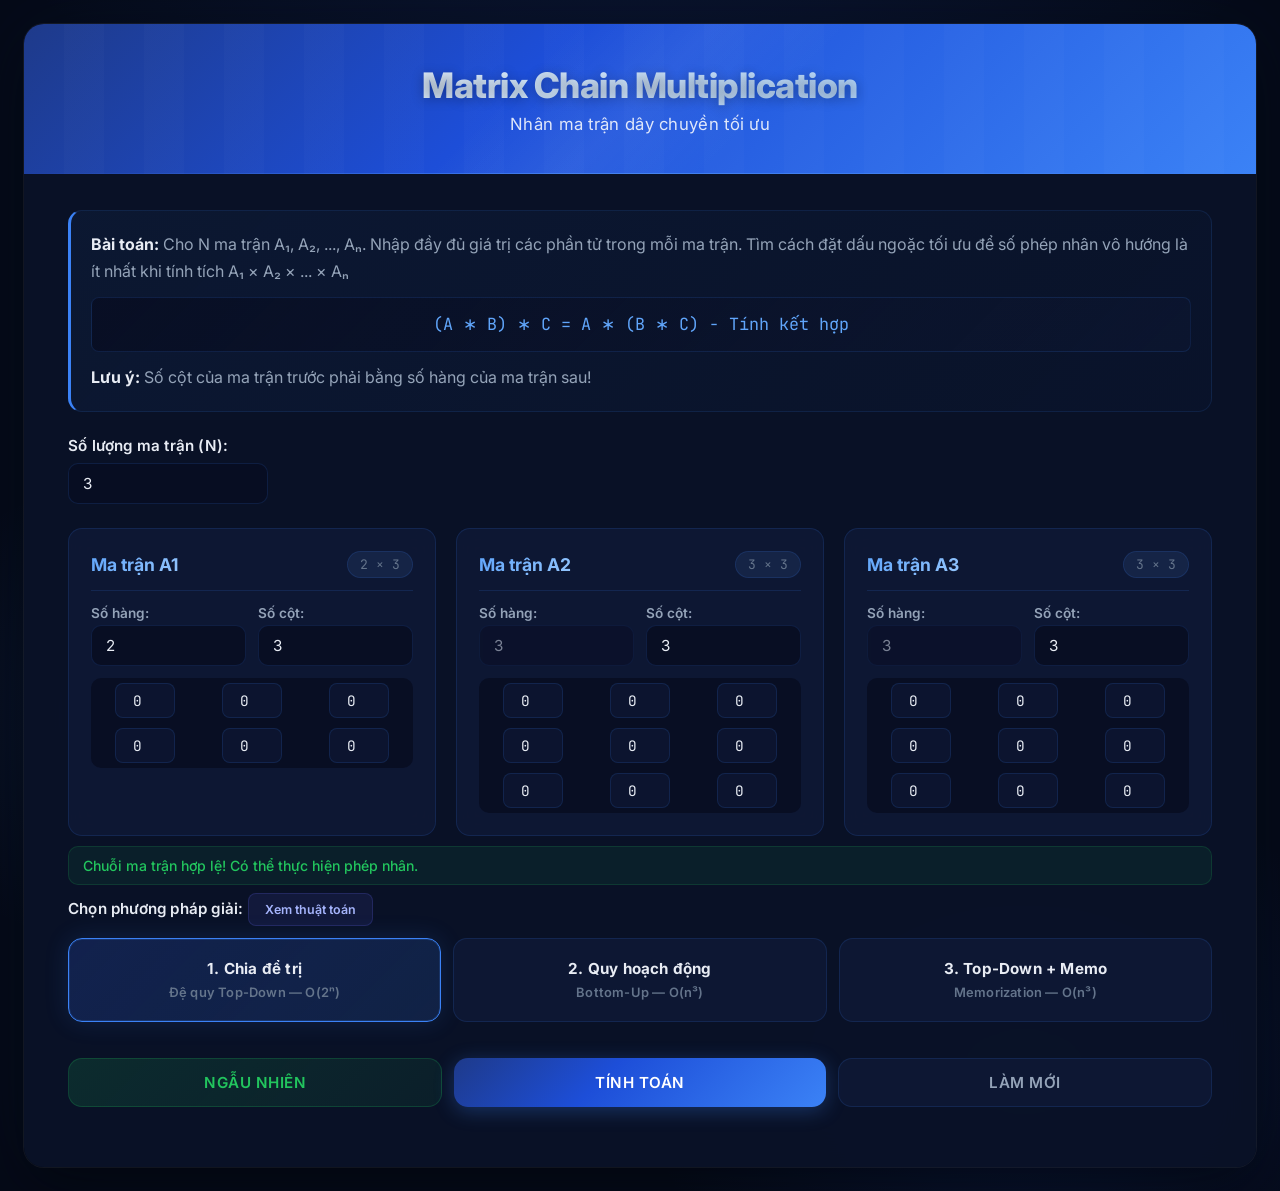
<file: index.html>
<!DOCTYPE html>
<html lang="vi">

<head>
    <meta charset="UTF-8">
    <meta name="viewport" content="width=device-width, initial-scale=1.0">
    <title>Matrix Chain Multiplication - Nhân ma trận dây chuyền</title>
    <link rel="stylesheet" href="style.css">
    <link rel="preconnect" href="https://fonts.googleapis.com">
</head>

<body>
    <div class="container">
        <div class="header">
            <h1>Matrix Chain Multiplication</h1>
            <p>Nhân ma trận dây chuyền tối ưu</p>
        </div>

        <div class="content">
            <div class="info-box">
                <strong>Bài toán:</strong> Cho N ma trận A₁, A₂, ..., Aₙ. Nhập đầy đủ giá trị các phần tử trong mỗi ma
                trận.
                Tìm cách đặt dấu ngoặc tối ưu để số phép nhân vô hướng là ít nhất khi tính tích A₁ × A₂ × ... × Aₙ
                <div class="formula">
                    (A ∗ B) ∗ C = A ∗ (B ∗ C) - Tính kết hợp
                </div>
                <strong>Lưu ý:</strong> Số cột của ma trận trước phải bằng số hàng của ma trận sau!
            </div>

            <div class="input-section">
                <div class="input-group">
                    <label for="numMatrices">Số lượng ma trận (N):</label>
                    <input type="number" id="numMatrices" class="num-matrices-input" min="2" max="10" value="3"
                        oninput="generateMatrixInputs()">
                </div>

                <div id="matricesContainer" class="matrices-container"></div>

                <div id="validationResult"></div>

                <div class="input-group">
                    <label>Chọn phương pháp giải: <button class="btn-view-algo" onclick="openAlgoModal()">Xem
                            thuật toán</button></label>
                    <div class="method-selection">
                        <div class="method-option">
                            <input type="radio" id="method1" name="method" value="divide-conquer" checked>
                            <label for="method1" class="method-label">
                                <strong>1. Chia để trị</strong>
                                <small>Đệ quy Top-Down &mdash; O(2ⁿ)</small>
                            </label>
                        </div>
                        <div class="method-option">
                            <input type="radio" id="method2" name="method" value="bottom-up">
                            <label for="method2" class="method-label">
                                <strong>2. Quy hoạch động</strong>
                                <small>Bottom-Up &mdash; O(n³)</small>
                            </label>
                        </div>
                        <div class="method-option">
                            <input type="radio" id="method3" name="method" value="memoization">
                            <label for="method3" class="method-label">
                                <strong>3. Top-Down + Memo</strong>
                                <small>Memorization &mdash; O(n³)</small>
                            </label>
                        </div>
                    </div>
                </div>

                <div class="btn-container">
                    <button class="btn-random" onclick="fillRandomValues()">Ngẫu nhiên</button>
                    <button class="btn-calculate" onclick="calculate()" id="calculateBtn">Tính toán</button>
                    <button class="btn-reset" onclick="resetForm()">Làm mới</button>
                </div>
            </div>

            <div id="results" class="results"></div>
        </div>
    </div>

    <!-- Algorithm Modal -->
    <div class="algo-modal-overlay" id="algoModal" onclick="closeAlgoModalOverlay(event)">
        <div class="algo-modal">
            <div class="algo-modal-header">
                <h3>&#128214; Thuật toán &mdash; Matrix Chain Multiplication</h3>
                <button class="btn-close-modal" onclick="closeAlgoModal()">&#10005;</button>
            </div>
            <div class="algo-tab-bar">
                <button class="algo-tab active" onclick="switchAlgoTab(0,this)">Chia để trị</button>
                <button class="algo-tab" onclick="switchAlgoTab(1,this)">Quy hoạch động</button>
                <button class="algo-tab" onclick="switchAlgoTab(2,this)">Memorization</button>
            </div>
            <div class="algo-modal-body">

                <!-- Tab 0: Divide & Conquer -->
                <div class="algo-panel active" id="algo-panel-0">
                    <div class="algo-complexity">
                        <span class="badge badge-time">Time: O(2ⁿ)</span>
                        <span class="badge badge-space">Space: O(n)</span>
                        <span class="badge badge-type">Đệ quy thuần</span>
                    </div>
                    <p class="algo-desc">Phân rã bài toán thành các bài toán con nhỏ hơn bằng đệ quy. Với mỗi cặp (i,j),
                        thử tất cả điểm cắt k và lấy min. <strong style="color:#f87171">Nhược điểm:</strong> tính lại
                        nhiều lần nên chậm với n lớn.</p>
                    <div class="algo-code"><span class="fn">MCM_DC</span>(i, j):
                        <span class="kw">if</span> i == j: <span class="kw">return</span> <span class="num">0</span>
                        <span class="cm">// ma trận đơn, 0 phép nhân</span>

                        minCost = ∞
                        <span class="kw">for</span> k = i <span class="kw">to</span> j-<span class="num">1</span>:
                        cost = <span class="fn">MCM_DC</span>(i, k)
                        + <span class="fn">MCM_DC</span>(k+<span class="num">1</span>, j)
                        + p[i-<span class="num">1</span>] × p[k] × p[j] <span class="cm">// chi phí nhân 2 cụm</span>
                        <span class="kw">if</span> cost &lt; minCost:
                        minCost = cost

                        <span class="kw">return</span> minCost
                    </div>
                </div>

                <!-- Tab 1: Bottom-Up DP -->
                <div class="algo-panel" id="algo-panel-1">
                    <div class="algo-complexity">
                        <span class="badge badge-time">Time: O(n³)</span>
                        <span class="badge badge-space">Space: O(n²)</span>
                        <span class="badge badge-type">DP Bottom-Up</span>
                    </div>
                    <p class="algo-desc">Xây dựng bảng m[i][j] từ dưới lên — tính chuỗi độ dài 2 trước, rồi 3, ..., rồi
                        n. Mỗi ô m[i][j] lưu số phép nhân tối thiểu để tính A[i..j].</p>
                    <div class="algo-code"><span class="fn">MCM_BottomUp</span>(p[0..n]):
                        n = số ma trận
                        m[i][i] = <span class="num">0</span> ∀i <span class="cm">// chuỗi độ dài 1</span>

                        <span class="kw">for</span> len = <span class="num">2</span> <span class="kw">to</span> n: <span
                            class="cm">// độ dài chuỗi</span>
                        <span class="kw">for</span> i = <span class="num">1</span> <span class="kw">to</span>
                        n-len+<span class="num">1</span>:
                        j = i + len - <span class="num">1</span>
                        m[i][j] = ∞

                        <span class="kw">for</span> k = i <span class="kw">to</span> j-<span class="num">1</span>: <span
                            class="cm">// thử mọi điểm cắt</span>
                        cost = m[i][k] + m[k+<span class="num">1</span>][j]
                        + p[i-<span class="num">1</span>]×p[k]×p[j]
                        <span class="kw">if</span> cost &lt; m[i][j]:
                        m[i][j] = cost
                        s[i][j] = k <span class="cm">// lưu điểm cắt tối ưu</span>

                        <span class="kw">return</span> m[<span class="num">1</span>][n]
                    </div>
                </div>

                <!-- Tab 2: Memoization -->
                <div class="algo-panel" id="algo-panel-2">
                    <div class="algo-complexity">
                        <span class="badge badge-time">Time: O(n³)</span>
                        <span class="badge badge-space">Space: O(n²)</span>
                        <span class="badge badge-type">Top-Down + Cache</span>
                    </div>
                    <p class="algo-desc">Giống Chia để trị nhưng lưu kết quả vào bảng memo[i][j]. Trước khi tính, kiểm
                        tra xem đã có kết quả chưa — nếu có thì dùng lại ngay (cache hit).</p>
                    <div class="algo-code"><span class="fn">MCM_Memo</span>(i, j):
                        <span class="kw">if</span> i == j: <span class="kw">return</span> <span class="num">0</span>
                        <span class="kw">if</span> memo[i][j] ≠ -<span class="num">1</span>: <span class="cm">// cache
                            hit!</span>
                        <span class="kw">return</span> memo[i][j]

                        minCost = ∞
                        <span class="kw">for</span> k = i <span class="kw">to</span> j-<span class="num">1</span>:
                        cost = <span class="fn">MCM_Memo</span>(i, k)
                        + <span class="fn">MCM_Memo</span>(k+<span class="num">1</span>, j)
                        + p[i-<span class="num">1</span>]×p[k]×p[j]
                        <span class="kw">if</span> cost &lt; minCost:
                        minCost = cost
                        s[i][j] = k

                        memo[i][j] = minCost <span class="cm">// lưu vào cache</span>
                        <span class="kw">return</span> minCost
                    </div>
                </div>

            </div>
        </div>
    </div>

    <script>
        let matrices = [];

        function generateMatrixInputs() {
            const n = parseInt(document.getElementById('numMatrices').value);
            const container = document.getElementById('matricesContainer');
            container.innerHTML = '';
            matrices = [];

            for (let i = 0; i < n; i++) {
                matrices.push({
                    rows: i === 0 ? 2 : matrices[i - 1].cols,
                    cols: 3,
                    values: []
                });

                const card = document.createElement('div');
                card.className = 'matrix-card';
                card.id = `matrix-card-${i}`;

                card.innerHTML = `
                    <div class="matrix-header">
                        <div class="matrix-title">Ma trận A${i + 1}</div>
                        <div class="matrix-size-info" id="size-info-${i}">
                            ${matrices[i].rows} × ${matrices[i].cols}
                        </div>
                    </div>
                    <div class="dimension-inputs">
                        <div class="dimension-input">
                            <label>Số hàng:</label>
                            <input type="number" id="rows-${i}" min="1" max="10" 
                                   value="${matrices[i].rows}" 
                                   ${i > 0 ? 'disabled' : ''}
                                   onchange="updateMatrixDimension(${i}, 'rows')">
                        </div>
                        <div class="dimension-input">
                            <label>Số cột:</label>
                            <input type="number" id="cols-${i}" min="1" max="10" 
                                   value="${matrices[i].cols}" 
                                   onchange="updateMatrixDimension(${i}, 'cols')">
                        </div>
                    </div>
                    <div class="matrix-table-container" id="matrix-container-${i}"></div>
                    <div class="validation-message" id="validation-${i}" style="display:none;"></div>
                `;

                container.appendChild(card);
                createMatrixTable(i);
            }

            validateChain();
        }

        function updateMatrixDimension(index, dimension) {
            const value = parseInt(document.getElementById(`${dimension}-${index}`).value);
            matrices[index][dimension] = value;

            // Update next matrix's rows if this is changing cols
            if (dimension === 'cols' && index < matrices.length - 1) {
                matrices[index + 1].rows = value;
                document.getElementById(`rows-${index + 1}`).value = value;
                document.getElementById(`size-info-${index + 1}`).textContent =
                    `${matrices[index + 1].rows} × ${matrices[index + 1].cols}`;
                createMatrixTable(index + 1);
            }

            document.getElementById(`size-info-${index}`).textContent =
                `${matrices[index].rows} × ${matrices[index].cols}`;

            createMatrixTable(index);
            validateChain();
        }

        function createMatrixTable(index) {
            const container = document.getElementById(`matrix-container-${index}`);
            const rows = matrices[index].rows;
            const cols = matrices[index].cols;

            // Initialize values array if needed
            if (!matrices[index].values.length) {
                matrices[index].values = Array(rows).fill(0).map(() => Array(cols).fill(0));
            } else {
                // Resize values array
                const newValues = Array(rows).fill(0).map(() => Array(cols).fill(0));
                for (let i = 0; i < Math.min(rows, matrices[index].values.length); i++) {
                    for (let j = 0; j < Math.min(cols, matrices[index].values[0]?.length || 0); j++) {
                        newValues[i][j] = matrices[index].values[i][j];
                    }
                }
                matrices[index].values = newValues;
            }

            let tableHTML = '<table class="matrix-table"><tbody>';
            for (let i = 0; i < rows; i++) {
                tableHTML += '<tr>';
                for (let j = 0; j < cols; j++) {
                    tableHTML += `<td>
                        <input type="number" 
                               value="${matrices[index].values[i][j]}" 
                               onchange="updateMatrixValue(${index}, ${i}, ${j}, this.value)"
                               step="0.01">
                    </td>`;
                }
                tableHTML += '</tr>';
            }
            tableHTML += '</tbody></table>';
            container.innerHTML = tableHTML;
        }

        function updateMatrixValue(matrixIndex, row, col, value) {
            matrices[matrixIndex].values[row][col] = parseFloat(value) || 0;
        }

        function validateChain() {
            let isValid = true;
            let errorMessage = '';

            for (let i = 0; i < matrices.length - 1; i++) {
                const currentCols = matrices[i].cols;
                const nextRows = matrices[i + 1].rows;

                const validationDiv = document.getElementById(`validation-${i}`);
                const card = document.getElementById(`matrix-card-${i}`);

                if (currentCols !== nextRows) {
                    isValid = false;
                    errorMessage = `Lỗi: Số cột của A${i + 1} (${currentCols}) phải bằng số hàng của A${i + 2} (${nextRows})`;
                    validationDiv.className = 'validation-message error';
                    validationDiv.textContent = errorMessage;
                    validationDiv.style.display = 'block';
                    card.classList.add('error');
                } else {
                    validationDiv.style.display = 'none';
                    card.classList.remove('error');
                }
            }

            // Clear validation for last matrix
            const lastValidation = document.getElementById(`validation-${matrices.length - 1}`);
            if (lastValidation) {
                lastValidation.style.display = 'none';
            }
            const lastCard = document.getElementById(`matrix-card-${matrices.length - 1}`);
            if (lastCard) {
                lastCard.classList.remove('error');
            }

            const validationResult = document.getElementById('validationResult');
            const calculateBtn = document.getElementById('calculateBtn');

            if (isValid) {
                validationResult.innerHTML = `
                    <div class="validation-message success">
                        Chuỗi ma trận hợp lệ! Có thể thực hiện phép nhân.
                    </div>
                `;
                calculateBtn.disabled = false;
            } else {
                validationResult.innerHTML = '';
                calculateBtn.disabled = true;
            }

            return isValid;
        }

        function fillRandomValues() {
            for (let i = 0; i < matrices.length; i++) {
                for (let r = 0; r < matrices[i].rows; r++) {
                    for (let c = 0; c < matrices[i].cols; c++) {
                        matrices[i].values[r][c] = Math.floor(Math.random() * 10) + 1;
                    }
                }
                createMatrixTable(i);
            }
        }

        // Matrix multiplication function
        function multiplyMatrices(A, B) {
            const rowsA = A.length;
            const colsA = A[0].length;
            const colsB = B[0].length;

            const result = Array(rowsA).fill(0).map(() => Array(colsB).fill(0));

            for (let i = 0; i < rowsA; i++) {
                for (let j = 0; j < colsB; j++) {
                    for (let k = 0; k < colsA; k++) {
                        result[i][j] += A[i][k] * B[k][j];
                    }
                }
            }

            return result;
        }

        // Compute actual matrix chain multiplication based on optimal parenthesization
        function computeMatrixChain(matrices, split, i, j) {
            if (i === j) {
                return matrices[i - 1].values;
            }

            const k = split[i][j];
            const left = computeMatrixChain(matrices, split, i, k);
            const right = computeMatrixChain(matrices, split, k + 1, j);

            return multiplyMatrices(left, right);
        }

        // Method 2: Dynamic Programming Bottom-Up
        function matrixChainBottomUp(dims) {
            const n = dims.length - 1;
            const m = Array(n + 1).fill(0).map(() => Array(n + 1).fill(0));
            const s = Array(n + 1).fill(0).map(() => Array(n + 1).fill(0));
            const steps = [];

            for (let len = 2; len <= n; len++) {
                for (let i = 1; i <= n - len + 1; i++) {
                    const j = i + len - 1;
                    m[i][j] = Infinity;

                    for (let k = i; k < j; k++) {
                        const cost = m[i][k] + m[k + 1][j] + dims[i - 1] * dims[k] * dims[j];

                        steps.push(`M[${i},${j}] với k=${k}: ${m[i][k]} + ${m[k + 1][j]} + ${dims[i - 1]}×${dims[k]}×${dims[j]} = ${cost}`);

                        if (cost < m[i][j]) {
                            m[i][j] = cost;
                            s[i][j] = k;
                        }
                    }
                }
            }

            return { cost: m[1][n], split: s, table: m, steps };
        }

        // Method 3: Top-Down with Memoization
        function matrixChainMemoization(dims) {
            const n = dims.length - 1;
            const memo = Array(n + 1).fill(0).map(() => Array(n + 1).fill(-1));
            const split = Array(n + 1).fill(0).map(() => Array(n + 1).fill(0));
            const steps = [];

            function mcm(i, j) {
                if (i === j) return 0;
                if (memo[i][j] !== -1) {
                    steps.push(`[Cache] Sử dụng kết quả đã lưu M[${i},${j}] = ${memo[i][j]}`);
                    return memo[i][j];
                }

                let minCost = Infinity;
                let bestK = -1;

                for (let k = i; k < j; k++) {
                    const cost = mcm(i, k) + mcm(k + 1, j) + dims[i - 1] * dims[k] * dims[j];

                    steps.push(`Tính M[${i},${j}] với k=${k}: cost = ${cost}`);

                    if (cost < minCost) {
                        minCost = cost;
                        bestK = k;
                    }
                }

                memo[i][j] = minCost;
                split[i][j] = bestK;
                steps.push(`[Save] Lưu M[${i},${j}] = ${minCost}, split tại k=${bestK}`);

                return minCost;
            }

            const cost = mcm(1, n);
            return { cost, split, memo, steps };
        }

        // Method 1: Divide and Conquer (using bottom-up for split points)
        function matrixChainDivideConquer(dims) {
            const steps = [];

            function mcm(i, j, depth = 0) {
                const indent = '  '.repeat(depth);
                if (i === j) {
                    steps.push(`${indent}M[${i},${j}] = 0 (ma trận đơn)`);
                    return 0;
                }

                let minCost = Infinity;
                let bestK = -1;

                steps.push(`${indent}Tính M[${i},${j}]:`);

                for (let k = i; k < j; k++) {
                    const leftCost = mcm(i, k, depth + 1);
                    const rightCost = mcm(k + 1, j, depth + 1);
                    const cost = leftCost + rightCost + dims[i - 1] * dims[k] * dims[j];

                    steps.push(`${indent}  k=${k}: ${leftCost} + ${rightCost} + ${dims[i - 1]}×${dims[k]}×${dims[j]} = ${cost}`);

                    if (cost < minCost) {
                        minCost = cost;
                        bestK = k;
                    }
                }

                steps.push(`${indent}=> Min M[${i},${j}] = ${minCost} (tại k=${bestK})`);
                return minCost;
            }

            const n = dims.length - 1;
            const cost = mcm(1, n);

            // Get split points using bottom-up
            const bottomUp = matrixChainBottomUp(dims);

            return { cost, split: bottomUp.split, steps };
        }

        // Build optimal parenthesization
        function buildParenthesization(s, i, j) {
            if (i === j) {
                return `A${i}`;
            }
            const k = s[i][j];
            const left = buildParenthesization(s, i, k);
            const right = buildParenthesization(s, k + 1, j);
            return `(${left} × ${right})`;
        }

        // Main calculation function
        function calculate() {
            try {
                if (!validateChain()) {
                    throw new Error('Chuỗi ma trận không hợp lệ! Vui lòng kiểm tra lại kích thước.');
                }

                const n = matrices.length;
                const dims = [matrices[0].rows];
                for (let i = 0; i < n; i++) {
                    dims.push(matrices[i].cols);
                }

                const method = document.querySelector('input[name="method"]:checked').value;
                let result;
                let methodName;

                const startTime = performance.now();

                switch (method) {
                    case 'divide-conquer':
                        methodName = 'Chia để trị (Đệ quy Top-Down)';
                        result = matrixChainDivideConquer(dims);
                        break;

                    case 'bottom-up':
                        methodName = 'Quy hoạch động Bottom-Up';
                        result = matrixChainBottomUp(dims);
                        break;

                    case 'memoization':
                        methodName = 'Top-Down với Memoization';
                        result = matrixChainMemoization(dims);
                        break;
                }

                const endTime = performance.now();
                const executionTime = (endTime - startTime).toFixed(4);

                // Compute final result matrix
                const finalMatrix = computeMatrixChain(matrices, result.split, 1, n);

                displayResults(result, dims, n, methodName, executionTime, finalMatrix);

            } catch (error) {
                document.getElementById('results').innerHTML = `
                    <div class="error-box">
                        <strong>Lỗi:</strong> ${error.message}
                    </div>
                `;
                document.getElementById('results').classList.add('show');
            }
        }

        function displayResults(result, dims, n, methodName, executionTime, finalMatrix) {
            const parenthesization = buildParenthesization(result.split, 1, n);

            let matrixInfo = '<div style="margin: 10px 0; display:flex; flex-wrap:wrap; gap:8px;">';
            for (let i = 1; i <= n; i++) {
                matrixInfo += `<span style="display:inline-block; padding:8px 14px; background:rgba(59,130,246,0.1); border:1px solid rgba(59,130,246,0.2); border-radius:8px; color:#60a5fa; font-family:'JetBrains Mono',monospace; font-size:0.9em;">
                    A<sub>${i}</sub>: ${dims[i - 1]} × ${dims[i]}
                </span>`;
            }
            matrixInfo += '</div>';

            // Display input matrices
            let inputMatricesHTML = '<div class="result-matrix">';
            for (let i = 0; i < matrices.length; i++) {
                inputMatricesHTML += `<div class="matrix-label">Ma trận A${i + 1} (${matrices[i].rows}×${matrices[i].cols}):</div>`;
                inputMatricesHTML += '<table><tbody>';
                for (let r = 0; r < matrices[i].rows; r++) {
                    inputMatricesHTML += '<tr>';
                    for (let c = 0; c < matrices[i].cols; c++) {
                        inputMatricesHTML += `<td>${matrices[i].values[r][c].toFixed(2)}</td>`;
                    }
                    inputMatricesHTML += '</tr>';
                }
                inputMatricesHTML += '</tbody></table>';
            }
            inputMatricesHTML += '</div>';

            // Display final result matrix
            let finalMatrixHTML = '<div class="result-matrix">';
            finalMatrixHTML += `<div class="matrix-label">Ma trận kết quả cuối cùng (${finalMatrix.length}×${finalMatrix[0].length}):</div>`;
            finalMatrixHTML += '<table><tbody>';
            for (let r = 0; r < finalMatrix.length; r++) {
                finalMatrixHTML += '<tr>';
                for (let c = 0; c < finalMatrix[0].length; c++) {
                    finalMatrixHTML += `<td>${finalMatrix[r][c].toFixed(2)}</td>`;
                }
                finalMatrixHTML += '</tr>';
            }
            finalMatrixHTML += '</tbody></table></div>';

            let tableHTML = '';
            if (result.table) {
                tableHTML = `
                    <div class="computation-table">
                        <h4>Bảng tính toán M[i,j] (số phép nhân):</h4>
                        <table>
                            <thead>
                                <tr>
                                    <th>i\\j</th>
                                    ${Array.from({ length: n }, (_, i) => `<th>${i + 1}</th>`).join('')}
                                </tr>
                            </thead>
                            <tbody>
                                ${Array.from({ length: n }, (_, i) => `
                                    <tr>
                                        <th>${i + 1}</th>
                                        ${Array.from({ length: n }, (_, j) => `
                                            <td class="${result.table[i + 1][j + 1] > 0 ? 'highlight' : ''}">
                                                ${result.table[i + 1][j + 1] || '-'}
                                            </td>
                                        `).join('')}
                                    </tr>
                                `).join('')}
                            </tbody>
                        </table>
                    </div>
                `;
            }

            // Build steps HTML with show-more support
            const MAX_PREVIEW = 50;
            let stepsHTML = '';
            if (result.steps && result.steps.length > 0) {
                const allSteps = result.steps;
                const hasMore = allSteps.length > MAX_PREVIEW;
                const previewSteps = hasMore ? allSteps.slice(0, MAX_PREVIEW) : allSteps;

                function renderStep(step) {
                    let cls = 'step-line';
                    if (step.includes('[Cache]')) cls += ' cache-step';
                    else if (step.includes('[Save]')) cls += ' save-step';
                    else if (step.includes('=>')) cls += ' highlight-step';
                    return `<div class="${cls}">${step}</div>`;
                }

                const previewHTML = previewSteps.map(renderStep).join('');
                const remainingHTML = hasMore ? allSteps.slice(MAX_PREVIEW).map(renderStep).join('') : '';

                stepsHTML = `
                <div class="result-item">
                    <h3>Các bước tính toán</h3>
                    <div class="steps-accordion" id="stepsAccordion">
                        <div class="steps-accordion-header" onclick="toggleStepsAccordion()">
                            <span>&#128196; ${allSteps.length} bước &mdash; nhấn để xem</span>
                            <span class="steps-accordion-arrow">&#9660;</span>
                        </div>
                        <div class="steps-accordion-body">
                            <div id="steps-preview">${previewHTML}</div>
                            ${hasMore ? `
                            <div id="steps-remaining" style="display:none;">${remainingHTML}</div>
                            <div class="steps-show-more" id="stepsShowMore" onclick="toggleShowMoreSteps()">
                                <span id="stepsShowMoreLabel">&#9660; Xem tất cả ${allSteps.length} bước</span>
                            </div>
                            ` : ''}
                        </div>
                    </div>
                </div>`;
            }

            document.getElementById('results').innerHTML = `
                <h2 class="results-title">Kết quả tính toán</h2>

                <div class="result-item">
                    <h3>Phương pháp &amp; Thống kê</h3>
                    <div class="result-value">${methodName}</div>
                    <div class="stat-row">
                        <span class="stat-chip blue">&#9201; ${executionTime} ms</span>
                        <span class="stat-chip green">&#10003; ${result.cost.toLocaleString()} phép nhân</span>
                        <span class="stat-chip purple">&#128196; ${result.steps ? result.steps.length : 0} bước</span>
                    </div>
                </div>

                <div class="result-item">
                    <h3>Số phép nhân vô hướng tối ưu</h3>
                    <div class="result-value" style="font-size:2em;color:#22c55e;text-align:center;">
                        ${result.cost.toLocaleString()} phép nhân
                    </div>
                </div>

                <div class="result-item">
                    <h3>Cách đặt dấu ngoặc tối ưu</h3>
                    <div class="optimal-path">
                        <div style="font-size:1.2em;text-align:center;padding:14px;font-family:'JetBrains Mono',monospace;color:#22c55e;word-break:break-all;">
                            ${parenthesization}
                        </div>
                    </div>
                </div>

                <div class="result-item">
                    <h3>Thông tin ma trận đầu vào</h3>
                    ${matrixInfo}
                    ${inputMatricesHTML}
                </div>

                <div class="result-item">
                    <h3>Ma trận tích cuối cùng</h3>
                    ${finalMatrixHTML}
                </div>

                ${tableHTML}

                ${stepsHTML}
            `;

            document.getElementById('results').classList.add('show');
        }

        function resetForm() {
            document.getElementById('numMatrices').value = 3;
            generateMatrixInputs();
            document.getElementById('method1').checked = true;
            document.getElementById('results').classList.remove('show');
            document.getElementById('results').innerHTML = '';
        }

        // ===== ALGORITHM MODAL =====
        function openAlgoModal() {
            const modal = document.getElementById('algoModal');
            modal.classList.add('open');
            // Auto-select tab matching current method
            const method = document.querySelector('input[name="method"]:checked').value;
            const tabIdx = method === 'divide-conquer' ? 0 : method === 'bottom-up' ? 1 : 2;
            const tabs = document.querySelectorAll('.algo-tab');
            switchAlgoTab(tabIdx, tabs[tabIdx]);
        }
        function closeAlgoModal() {
            document.getElementById('algoModal').classList.remove('open');
        }
        function closeAlgoModalOverlay(e) {
            if (e.target === document.getElementById('algoModal')) closeAlgoModal();
        }
        function switchAlgoTab(idx, btn) {
            document.querySelectorAll('.algo-tab').forEach(t => t.classList.remove('active'));
            document.querySelectorAll('.algo-panel').forEach(p => p.classList.remove('active'));
            btn.classList.add('active');
            document.getElementById('algo-panel-' + idx).classList.add('active');
        }
        // Close modal on Escape
        document.addEventListener('keydown', e => { if (e.key === 'Escape') closeAlgoModal(); });

        // ===== STEPS ACCORDION =====
        function toggleStepsAccordion() {
            const acc = document.getElementById('stepsAccordion');
            if (acc) acc.classList.toggle('open');
        }

        // ===== SHOW MORE STEPS =====
        function toggleShowMoreSteps() {
            const remaining = document.getElementById('steps-remaining');
            const label = document.getElementById('stepsShowMoreLabel');
            const btn = document.getElementById('stepsShowMore');
            if (!remaining) return;
            const isHidden = remaining.style.display === 'none';
            remaining.style.display = isHidden ? 'block' : 'none';
            label.innerHTML = isHidden
                ? '&#9650; Thu gọn'
                : `&#9660; Xem tất cả ${remaining.querySelectorAll('.step-line').length + document.getElementById('steps-preview').querySelectorAll('.step-line').length} bước`;
            btn.classList.toggle('expanded', isHidden);
        }

        // Initialize on load
        generateMatrixInputs();
    </script>
</body>

</html>
</file>
<file: style.css>
@import url('https://fonts.googleapis.com/css2?family=Inter:wght@300;400;500;600;700;800&family=JetBrains+Mono:wght@400;500;600&display=swap');

:root {
    --bg-primary: #050a18;
    --bg-secondary: rgba(10, 18, 40, 0.95);
    --bg-card: rgba(15, 25, 55, 0.8);
    --bg-card-hover: rgba(20, 35, 70, 0.9);
    --bg-input: rgba(8, 14, 35, 0.9);
    --bg-elevated: rgba(30, 50, 90, 0.5);
    --border-color: rgba(59, 130, 246, 0.15);
    --border-active: #3b82f6;
    --text-primary: #e8ecf4;
    --text-secondary: #94a3b8;
    --text-muted: #64748b;
    --accent: #3b82f6;
    --accent-light: #60a5fa;
    --accent-glow: rgba(59, 130, 246, 0.25);
    --accent-gradient: linear-gradient(135deg, #1e3a8a 0%, #1d4ed8 40%, #3b82f6 100%);
    --glass-border: rgba(255, 255, 255, 0.06);
    --glass-bg: rgba(255, 255, 255, 0.03);
    --success: #22c55e;
    --success-bg: rgba(34, 197, 94, 0.08);
    --error: #ef4444;
    --error-bg: rgba(239, 68, 68, 0.08);
    --warning-bg: rgba(234, 179, 8, 0.08);
    --radius: 14px;
    --radius-sm: 10px;
    --radius-lg: 20px;
    --transition: 0.3s cubic-bezier(0.4, 0, 0.2, 1);
}

* {
    margin: 0;
    padding: 0;
    box-sizing: border-box;
}

body {
    font-family: 'Inter', sans-serif;
    background: var(--bg-primary);
    color: var(--text-primary);
    min-height: 100vh;
    padding: 24px;
    background-image:
        radial-gradient(ellipse 100% 80% at 50% -30%, rgba(30, 58, 138, 0.4) 0%, transparent 60%),
        radial-gradient(ellipse 60% 50% at 80% 90%, rgba(29, 78, 216, 0.15) 0%, transparent 50%),
        radial-gradient(ellipse 40% 40% at 10% 60%, rgba(59, 130, 246, 0.08) 0%, transparent 50%);
}

/* Animated background particles */
body::before {
    content: '';
    position: fixed;
    top: 0;
    left: 0;
    right: 0;
    bottom: 0;
    background:
        radial-gradient(2px 2px at 20% 30%, rgba(59, 130, 246, 0.3), transparent),
        radial-gradient(2px 2px at 40% 70%, rgba(59, 130, 246, 0.2), transparent),
        radial-gradient(1px 1px at 60% 20%, rgba(147, 197, 253, 0.3), transparent),
        radial-gradient(1px 1px at 80% 50%, rgba(59, 130, 246, 0.2), transparent),
        radial-gradient(1.5px 1.5px at 15% 80%, rgba(96, 165, 250, 0.25), transparent),
        radial-gradient(1px 1px at 90% 15%, rgba(147, 197, 253, 0.2), transparent);
    pointer-events: none;
    z-index: 0;
    animation: twinkle 8s ease-in-out infinite alternate;
}

@keyframes twinkle {
    0% {
        opacity: 0.5;
    }

    50% {
        opacity: 1;
    }

    100% {
        opacity: 0.6;
    }
}

.container {
    position: relative;
    z-index: 1;
    max-width: 1400px;
    margin: 0 auto;
    background: var(--bg-secondary);
    border-radius: var(--radius-lg);
    box-shadow:
        0 0 0 1px var(--glass-border),
        0 20px 60px rgba(0, 0, 0, 0.5),
        0 0 80px rgba(59, 130, 246, 0.06);
    overflow: hidden;
    backdrop-filter: blur(20px);
    -webkit-backdrop-filter: blur(20px);
}

/* Header */
.header {
    background: var(--accent-gradient);
    color: white;
    padding: 40px 48px;
    text-align: center;
    position: relative;
    overflow: hidden;
}

.header::before {
    content: '';
    position: absolute;
    inset: 0;
    background:
        linear-gradient(135deg, transparent 40%, rgba(255, 255, 255, 0.05) 50%, transparent 60%),
        repeating-linear-gradient(90deg, transparent, transparent 40px, rgba(255, 255, 255, 0.015) 40px, rgba(255, 255, 255, 0.015) 80px);
    pointer-events: none;
}

.header::after {
    content: '';
    position: absolute;
    bottom: 0;
    left: 0;
    right: 0;
    height: 1px;
    background: linear-gradient(90deg, transparent, rgba(96, 165, 250, 0.5), transparent);
}

.header h1 {
    font-size: 2.2em;
    font-weight: 800;
    margin-bottom: 8px;
    letter-spacing: -0.5px;
    text-shadow: 0 2px 12px rgba(0, 0, 0, 0.3);
    background: linear-gradient(135deg, #ffffff 0%, #93c5fd 100%);
    -webkit-background-clip: text;
    -webkit-text-fill-color: transparent;
    background-clip: text;
}

.header p {
    opacity: 0.85;
    font-size: 1.05em;
    font-weight: 400;
    letter-spacing: 0.3px;
}

/* Content */
.content {
    padding: 36px 44px;
}

/* Labels */
label {
    display: block;
    font-weight: 600;
    margin-bottom: 8px;
    color: var(--text-primary);
    font-size: 0.95em;
    letter-spacing: 0.2px;
}

/* Inputs */
input[type="number"] {
    padding: 10px 14px;
    border: 1px solid var(--border-color);
    border-radius: var(--radius-sm);
    font-size: 0.95em;
    font-family: 'Inter', sans-serif;
    background: var(--bg-input);
    color: var(--text-primary);
    transition: var(--transition);
}

input[type="number"]:focus {
    outline: none;
    border-color: var(--accent);
    box-shadow: 0 0 0 3px var(--accent-glow), 0 0 20px rgba(59, 130, 246, 0.1);
}

input[type="number"]:disabled {
    opacity: 0.5;
    cursor: not-allowed;
}

.num-matrices-input {
    width: 200px;
}

/* Input Section */
.input-section {
    margin-bottom: 24px;
}

.input-group {
    margin-bottom: 24px;
}

/* Matrix Cards Grid */
.matrices-container {
    display: grid;
    grid-template-columns: repeat(auto-fill, minmax(340px, 1fr));
    gap: 20px;
    margin-top: 16px;
}

.matrix-card {
    background: var(--bg-card);
    border: 1px solid var(--border-color);
    border-radius: var(--radius);
    padding: 22px;
    transition: var(--transition);
    backdrop-filter: blur(12px);
    position: relative;
    overflow: hidden;
}

.matrix-card::before {
    content: '';
    position: absolute;
    top: 0;
    left: 0;
    right: 0;
    height: 2px;
    background: linear-gradient(90deg, transparent, var(--accent), transparent);
    opacity: 0;
    transition: var(--transition);
}

.matrix-card:hover {
    background: var(--bg-card-hover);
    border-color: rgba(59, 130, 246, 0.3);
    box-shadow: 0 8px 32px rgba(59, 130, 246, 0.1);
    transform: translateY(-2px);
}

.matrix-card:hover::before {
    opacity: 1;
}

.matrix-card.error {
    border-color: rgba(239, 68, 68, 0.4);
    background: var(--error-bg);
}

.matrix-header {
    display: flex;
    justify-content: space-between;
    align-items: center;
    margin-bottom: 14px;
    padding-bottom: 12px;
    border-bottom: 1px solid var(--border-color);
}

.matrix-title {
    font-size: 1.1em;
    font-weight: 700;
    background: linear-gradient(135deg, var(--accent-light), #93c5fd);
    -webkit-background-clip: text;
    -webkit-text-fill-color: transparent;
    background-clip: text;
}

.matrix-size-info {
    font-size: 0.82em;
    color: var(--text-muted);
    font-family: 'JetBrains Mono', monospace;
    background: var(--bg-elevated);
    padding: 4px 12px;
    border-radius: 20px;
    border: 1px solid var(--border-color);
}

/* Dimension Inputs */
.dimension-inputs {
    display: flex;
    gap: 12px;
    margin-bottom: 12px;
}

.dimension-input {
    flex: 1;
}

.dimension-input label {
    font-size: 0.85em;
    margin-bottom: 4px;
    color: var(--text-secondary);
}

.dimension-input input {
    width: 100%;
}

/* Matrix Table */
.matrix-table-container {
    overflow-x: auto;
    margin-top: 12px;
}

.matrix-table {
    width: 100%;
    border-collapse: collapse;
    background: var(--bg-input);
    border-radius: var(--radius-sm);
    overflow: hidden;
}

.matrix-table td {
    padding: 5px;
    text-align: center;
}

.matrix-table input {
    width: 60px;
    padding: 7px;
    text-align: center;
    border: 1px solid var(--border-color);
    border-radius: 8px;
    font-size: 0.9em;
    font-family: 'JetBrains Mono', monospace;
    background: rgba(15, 25, 55, 0.6);
    color: var(--text-primary);
    transition: var(--transition);
}

.matrix-table input:focus {
    border-color: var(--accent);
    outline: none;
    box-shadow: 0 0 0 2px var(--accent-glow);
    background: rgba(20, 35, 70, 0.8);
}

/* Validation */
.validation-message {
    margin-top: 10px;
    padding: 10px 14px;
    border-radius: var(--radius-sm);
    font-size: 0.88em;
    font-weight: 500;
}

.validation-message.success {
    background: var(--success-bg);
    color: var(--success);
    border: 1px solid rgba(34, 197, 94, 0.15);
}

.validation-message.error {
    background: var(--error-bg);
    color: var(--error);
    border: 1px solid rgba(239, 68, 68, 0.15);
}

/* Method Selection */
.method-selection {
    display: grid;
    grid-template-columns: repeat(auto-fit, minmax(220px, 1fr));
    gap: 12px;
    margin-top: 12px;
}

.method-option {
    position: relative;
}

.method-option input[type="radio"] {
    position: absolute;
    opacity: 0;
}

.method-label {
    display: block;
    padding: 20px;
    border: 1px solid var(--border-color);
    border-radius: var(--radius);
    cursor: pointer;
    transition: var(--transition);
    text-align: center;
    background: var(--bg-card);
    position: relative;
    overflow: hidden;
}

.method-label::before {
    content: '';
    position: absolute;
    inset: 0;
    background: linear-gradient(135deg, transparent 60%, rgba(59, 130, 246, 0.05) 100%);
    opacity: 0;
    transition: var(--transition);
}

.method-label:hover {
    border-color: rgba(59, 130, 246, 0.3);
    background: var(--bg-card-hover);
    transform: translateY(-1px);
}

.method-label:hover::before {
    opacity: 1;
}

.method-option input[type="radio"]:checked+.method-label {
    border-color: var(--accent);
    background: linear-gradient(135deg, rgba(30, 58, 138, 0.4), rgba(59, 130, 246, 0.15));
    box-shadow: 0 0 24px rgba(59, 130, 246, 0.15), inset 0 0 0 1px rgba(59, 130, 246, 0.2);
}

.method-label strong {
    display: block;
    font-size: 1em;
    margin-bottom: 4px;
    color: var(--text-primary);
    position: relative;
}

.method-label small {
    color: var(--text-muted);
    font-size: 0.85em;
    position: relative;
}

/* Buttons */
.btn-container {
    display: flex;
    gap: 12px;
    margin-top: 28px;
}

button {
    flex: 1;
    padding: 14px 24px;
    font-size: 0.95em;
    font-weight: 600;
    font-family: 'Inter', sans-serif;
    border: none;
    border-radius: var(--radius);
    cursor: pointer;
    transition: var(--transition);
    letter-spacing: 0.5px;
    text-transform: uppercase;
    position: relative;
    overflow: hidden;
}

button::after {
    content: '';
    position: absolute;
    top: 50%;
    left: 50%;
    width: 0;
    height: 0;
    background: rgba(255, 255, 255, 0.1);
    border-radius: 50%;
    transform: translate(-50%, -50%);
    transition: width 0.6s, height 0.6s;
}

button:active::after {
    width: 300px;
    height: 300px;
}

.btn-calculate {
    background: var(--accent-gradient);
    color: white;
    box-shadow: 0 4px 20px rgba(59, 130, 246, 0.3);
}

.btn-calculate:hover:not(:disabled) {
    transform: translateY(-2px);
    box-shadow: 0 8px 32px rgba(59, 130, 246, 0.4);
}

.btn-calculate:disabled {
    opacity: 0.35;
    cursor: not-allowed;
}

.btn-reset {
    background: var(--bg-card);
    color: var(--text-secondary);
    border: 1px solid var(--border-color);
}

.btn-reset:hover {
    background: var(--bg-card-hover);
    color: var(--text-primary);
    border-color: rgba(59, 130, 246, 0.3);
}

.btn-random {
    background: linear-gradient(135deg, rgba(34, 197, 94, 0.15), rgba(34, 197, 94, 0.08));
    color: var(--success);
    border: 1px solid rgba(34, 197, 94, 0.2);
}

.btn-random:hover {
    background: linear-gradient(135deg, rgba(34, 197, 94, 0.25), rgba(34, 197, 94, 0.12));
    transform: translateY(-1px);
    box-shadow: 0 4px 16px rgba(34, 197, 94, 0.15);
}

/* Results */
.results {
    margin-top: 36px;
    padding: 28px;
    background: linear-gradient(135deg, var(--bg-card), rgba(15, 25, 55, 0.6));
    border-radius: var(--radius-lg);
    border: 1px solid var(--border-color);
    border-left: 3px solid var(--accent);
    display: none;
    position: relative;
}

.results::before {
    content: '';
    position: absolute;
    top: 0;
    right: 0;
    width: 200px;
    height: 200px;
    background: radial-gradient(circle, rgba(59, 130, 246, 0.06) 0%, transparent 70%);
    pointer-events: none;
}

.results.show {
    display: block;
    animation: slideIn 0.6s cubic-bezier(0.16, 1, 0.3, 1);
}

@keyframes slideIn {
    from {
        opacity: 0;
        transform: translateY(24px);
    }

    to {
        opacity: 1;
        transform: translateY(0);
    }
}

.results-title {
    color: var(--accent-light);
    margin-bottom: 24px;
    font-weight: 800;
    font-size: 1.6em;
    letter-spacing: -0.3px;
    background: linear-gradient(135deg, #60a5fa, #93c5fd);
    -webkit-background-clip: text;
    -webkit-text-fill-color: transparent;
    background-clip: text;
}

.result-item {
    margin-bottom: 16px;
    padding: 22px;
    background: var(--bg-secondary);
    border-radius: var(--radius);
    border: 1px solid var(--border-color);
    transition: var(--transition);
}

.result-item:hover {
    border-color: rgba(59, 130, 246, 0.2);
}

.result-item h3 {
    color: var(--accent-light);
    margin-bottom: 12px;
    font-size: 1.05em;
    font-weight: 700;
    letter-spacing: 0.3px;
}

.result-value {
    font-size: 1.05em;
    color: var(--text-primary);
    padding: 14px 18px;
    background: linear-gradient(135deg, var(--bg-input), rgba(15, 25, 55, 0.5));
    border-radius: var(--radius-sm);
    margin-top: 8px;
    font-family: 'JetBrains Mono', monospace;
    border: 1px solid var(--border-color);
}

.optimal-path {
    background: linear-gradient(135deg, rgba(34, 197, 94, 0.06), rgba(34, 197, 94, 0.02));
    padding: 16px;
    border-radius: var(--radius-sm);
    margin-top: 10px;
    border: 1px solid rgba(34, 197, 94, 0.12);
}

/* Result Matrix */
.result-matrix {
    overflow-x: auto;
    margin-top: 12px;
}

.result-matrix table {
    margin: 10px auto;
    border-collapse: collapse;
    background: var(--bg-input);
    border-radius: var(--radius-sm);
    overflow: hidden;
    border: 1px solid var(--border-color);
}

.result-matrix td {
    padding: 10px 14px;
    border: 1px solid rgba(59, 130, 246, 0.08);
    text-align: center;
    color: var(--text-primary);
    font-family: 'JetBrains Mono', monospace;
    font-size: 0.88em;
}

.result-matrix .matrix-label {
    font-weight: 600;
    color: var(--accent-light);
    margin: 16px 0 8px 0;
    text-align: center;
    font-size: 0.92em;
    letter-spacing: 0.2px;
}

/* Computation Table */
.computation-table {
    overflow-x: auto;
    margin-top: 12px;
}

.computation-table h4 {
    color: var(--text-secondary);
    margin-bottom: 12px;
    font-weight: 600;
}

.computation-table table {
    width: 100%;
    border-collapse: collapse;
    margin-top: 10px;
    border: 1px solid var(--border-color);
    border-radius: var(--radius-sm);
    overflow: hidden;
}

.computation-table th,
.computation-table td {
    padding: 10px 14px;
    text-align: center;
    border: 1px solid rgba(59, 130, 246, 0.08);
    font-family: 'JetBrains Mono', monospace;
    font-size: 0.88em;
}

.computation-table th {
    background: linear-gradient(135deg, #1e3a8a, #1d4ed8);
    color: white;
    font-weight: 600;
    font-family: 'Inter', sans-serif;
    letter-spacing: 0.3px;
}

.computation-table tr:nth-child(even) {
    background: rgba(8, 14, 35, 0.5);
}

.computation-table td {
    color: var(--text-primary);
}

.highlight {
    background: var(--warning-bg) !important;
    color: #fbbf24 !important;
    font-weight: 700;
}

/* Info / Error boxes */
.error-box {
    background: var(--error-bg);
    color: var(--error);
    padding: 18px;
    border-radius: var(--radius-sm);
    margin-top: 20px;
    border-left: 3px solid var(--error);
    border: 1px solid rgba(239, 68, 68, 0.15);
    border-left: 3px solid var(--error);
}

.info-box {
    background: linear-gradient(135deg, rgba(59, 130, 246, 0.06), rgba(59, 130, 246, 0.02));
    border: 1px solid rgba(59, 130, 246, 0.12);
    border-left: 3px solid var(--accent);
    color: var(--text-secondary);
    padding: 20px;
    border-radius: var(--radius);
    margin-bottom: 24px;
    line-height: 1.7;
}

.info-box strong {
    color: var(--text-primary);
}

.formula {
    font-family: 'JetBrains Mono', monospace;
    font-style: normal;
    background: linear-gradient(135deg, var(--bg-input), rgba(15, 25, 55, 0.4));
    padding: 12px;
    border-radius: 8px;
    margin: 12px 0;
    text-align: center;
    color: var(--accent-light);
    border: 1px solid var(--border-color);
    font-size: 1.05em;
}

/* Scrollbar */
::-webkit-scrollbar {
    width: 5px;
    height: 5px;
}

::-webkit-scrollbar-track {
    background: transparent;
}

::-webkit-scrollbar-thumb {
    background: rgba(59, 130, 246, 0.2);
    border-radius: 10px;
}

::-webkit-scrollbar-thumb:hover {
    background: rgba(59, 130, 246, 0.4);
}

/* Selection */
::selection {
    background: rgba(59, 130, 246, 0.3);
    color: white;
}

/* Responsive */
@media (max-width: 768px) {
    body {
        padding: 12px;
    }

    .content {
        padding: 20px;
    }

    .header {
        padding: 28px 20px;
    }

    .header h1 {
        font-size: 1.5em;
    }

    .matrices-container {
        grid-template-columns: 1fr;
    }

    .method-selection {
        grid-template-columns: 1fr;
    }

    .btn-container {
        flex-direction: column;
    }

    button {
        font-size: 0.9em;
    }
}

/* ========== ALGORITHM MODAL ========== */
.algo-modal-overlay {
    display: none;
    position: fixed;
    inset: 0;
    background: rgba(0,0,0,0.75);
    backdrop-filter: blur(6px);
    z-index: 1000;
    align-items: center;
    justify-content: center;
    padding: 20px;
}
.algo-modal-overlay.open {
    display: flex;
    animation: fadeOverlay 0.25s ease;
}
@keyframes fadeOverlay {
    from { opacity: 0; }
    to   { opacity: 1; }
}
.algo-modal {
    background: linear-gradient(145deg, #0d1b3e, #0a1228);
    border: 1px solid rgba(59,130,246,0.25);
    border-radius: 18px;
    width: 100%;
    max-width: 680px;
    max-height: 85vh;
    display: flex;
    flex-direction: column;
    box-shadow: 0 32px 80px rgba(0,0,0,0.6), 0 0 0 1px rgba(255,255,255,0.04);
    animation: modalPop 0.3s cubic-bezier(0.16,1,0.3,1);
}
@keyframes modalPop {
    from { opacity:0; transform: scale(0.92) translateY(16px); }
    to   { opacity:1; transform: scale(1) translateY(0); }
}
.algo-modal-header {
    display: flex;
    align-items: center;
    justify-content: space-between;
    padding: 20px 24px 16px;
    border-bottom: 1px solid rgba(59,130,246,0.12);
}
.algo-modal-header h3 {
    font-size: 1.05em;
    font-weight: 700;
    background: linear-gradient(135deg,#60a5fa,#93c5fd);
    -webkit-background-clip: text;
    -webkit-text-fill-color: transparent;
    background-clip: text;
}
.algo-tab-bar {
    display: flex;
    gap: 6px;
    padding: 12px 24px 0;
    border-bottom: 1px solid rgba(59,130,246,0.1);
}
.algo-tab {
    padding: 8px 16px;
    border-radius: 8px 8px 0 0;
    border: none;
    background: transparent;
    color: var(--text-muted);
    cursor: pointer;
    font-size: 0.85em;
    font-weight: 600;
    font-family: 'Inter', sans-serif;
    text-transform: none;
    letter-spacing: 0;
    flex: none;
    transition: var(--transition);
    border-bottom: 2px solid transparent;
}
.algo-tab:hover { color: var(--text-secondary); }
.algo-tab.active {
    color: var(--accent-light);
    border-bottom-color: var(--accent);
    background: rgba(59,130,246,0.08);
}
.algo-tab::after { display:none; }
.algo-modal-body {
    padding: 20px 24px;
    overflow-y: auto;
    flex: 1;
}
.algo-panel { display: none; }
.algo-panel.active { display: block; }
.algo-complexity {
    display: flex;
    gap: 10px;
    margin-bottom: 16px;
    flex-wrap: wrap;
}
.badge {
    padding: 4px 12px;
    border-radius: 20px;
    font-size: 0.78em;
    font-weight: 700;
    font-family: 'JetBrains Mono', monospace;
}
.badge-time {
    background: rgba(59,130,246,0.12);
    color: #60a5fa;
    border: 1px solid rgba(59,130,246,0.2);
}
.badge-space {
    background: rgba(168,85,247,0.12);
    color: #c084fc;
    border: 1px solid rgba(168,85,247,0.2);
}
.badge-type {
    background: rgba(34,197,94,0.1);
    color: #4ade80;
    border: 1px solid rgba(34,197,94,0.15);
}
.algo-desc {
    color: var(--text-secondary);
    font-size: 0.88em;
    line-height: 1.7;
    margin-bottom: 14px;
}
.algo-code {
    background: #060d1f;
    border: 1px solid rgba(59,130,246,0.12);
    border-radius: 10px;
    padding: 16px;
    font-family: 'JetBrains Mono', monospace;
    font-size: 0.82em;
    line-height: 1.8;
    color: #94a3b8;
    white-space: pre;
    overflow-x: auto;
}
.algo-code .kw  { color: #7dd3fc; }
.algo-code .fn  { color: #a5b4fc; }
.algo-code .cm  { color: #475569; font-style: italic; }
.algo-code .num { color: #86efac; }
.algo-code .str { color: #fcd34d; }
.btn-close-modal {
    background: rgba(255,255,255,0.06);
    border: 1px solid rgba(255,255,255,0.08);
    color: var(--text-muted);
    width: 32px; height: 32px;
    border-radius: 8px;
    cursor: pointer;
    font-size: 1.1em;
    display: flex; align-items: center; justify-content: center;
    flex: none;
    padding: 0;
    text-transform: none;
    letter-spacing: 0;
    transition: var(--transition);
}
.btn-close-modal:hover { background: rgba(239,68,68,0.15); color: #f87171; border-color: rgba(239,68,68,0.2); }
.btn-close-modal::after { display:none; }

/* ========== ALGO VIEWER BUTTON ========== */
.btn-view-algo {
    display: inline-flex;
    align-items: center;
    gap: 6px;
    padding: 8px 16px;
    background: rgba(99,102,241,0.1);
    border: 1px solid rgba(99,102,241,0.2);
    border-radius: 8px;
    color: #a5b4fc;
    cursor: pointer;
    font-size: 0.82em;
    font-weight: 600;
    font-family: 'Inter', sans-serif;
    text-transform: none;
    letter-spacing: 0;
    flex: none;
    transition: var(--transition);
    margin-top: 8px;
}
.btn-view-algo:hover {
    background: rgba(99,102,241,0.18);
    border-color: rgba(99,102,241,0.4);
    transform: translateY(-1px);
    box-shadow: 0 4px 14px rgba(99,102,241,0.2);
}
.btn-view-algo::after { display:none; }

/* ========== STEPS ACCORDION ========== */
.steps-accordion {
    margin-top: 12px;
    border: 1px solid rgba(59,130,246,0.12);
    border-radius: 10px;
    overflow: hidden;
}
.steps-accordion-header {
    display: flex;
    align-items: center;
    justify-content: space-between;
    padding: 12px 16px;
    background: rgba(8,14,35,0.6);
    cursor: pointer;
    user-select: none;
    transition: var(--transition);
}
.steps-accordion-header:hover { background: rgba(15,25,55,0.8); }
.steps-accordion-header span {
    font-size: 0.88em;
    font-weight: 600;
    color: var(--text-secondary);
}
.steps-accordion-arrow {
    color: var(--text-muted);
    font-size: 0.75em;
    transition: transform 0.3s ease;
}
.steps-accordion.open .steps-accordion-arrow { transform: rotate(180deg); }
.steps-accordion-body {
    display: none;
    max-height: 300px;
    overflow-y: auto;
    background: #060d1f;
    padding: 12px 14px;
    font-family: 'JetBrains Mono', monospace;
    font-size: 0.8em;
}
.steps-accordion.open .steps-accordion-body { display: block; }
.step-line {
    padding: 3px 0;
    border-bottom: 1px solid rgba(30,42,66,0.8);
    color: #64748b;
    line-height: 1.6;
}
.step-line:last-child { border-bottom: none; }
.step-line.highlight-step { color: #93c5fd; }
.step-line.cache-step { color: #86efac; }
.step-line.save-step  { color: #fcd34d; }

/* ========== STEPS SHOW MORE ========== */
.steps-show-more {
    display: flex;
    align-items: center;
    justify-content: center;
    padding: 10px 16px;
    margin-top: 4px;
    cursor: pointer;
    color: var(--accent-light);
    font-size: 0.8em;
    font-weight: 600;
    font-family: 'JetBrains Mono', monospace;
    background: linear-gradient(135deg, rgba(59,130,246,0.06), rgba(59,130,246,0.02));
    border-top: 1px solid rgba(59,130,246,0.1);
    transition: var(--transition);
    user-select: none;
    letter-spacing: 0.3px;
}
.steps-show-more:hover {
    background: rgba(59,130,246,0.12);
    color: #93c5fd;
}
.steps-show-more.expanded {
    background: rgba(34,197,94,0.06);
    color: #4ade80;
    border-top-color: rgba(34,197,94,0.15);
}
.steps-show-more.expanded:hover {
    background: rgba(34,197,94,0.12);
}

/* ========== ENHANCED RESULT ITEM ========== */
.result-item {
    position: relative;
    overflow: hidden;
}
.result-item::before {
    content: '';
    position: absolute;
    top: 0; left: 0; bottom: 0;
    width: 3px;
    background: linear-gradient(180deg, var(--accent), transparent);
    border-radius: 3px;
}

/* ========== STAT BADGES IN RESULT ========== */
.stat-row {
    display: flex;
    gap: 12px;
    flex-wrap: wrap;
    margin-top: 10px;
}
.stat-chip {
    padding: 6px 14px;
    border-radius: 20px;
    font-size: 0.82em;
    font-weight: 600;
    font-family: 'JetBrains Mono', monospace;
    display: flex;
    align-items: center;
    gap: 6px;
}
.stat-chip.green {
    background: rgba(34,197,94,0.1);
    color: #4ade80;
    border: 1px solid rgba(34,197,94,0.15);
}
.stat-chip.blue {
    background: rgba(59,130,246,0.1);
    color: #60a5fa;
    border: 1px solid rgba(59,130,246,0.15);
}
.stat-chip.purple {
    background: rgba(168,85,247,0.1);
    color: #c084fc;
    border: 1px solid rgba(168,85,247,0.15);
}
</file>
